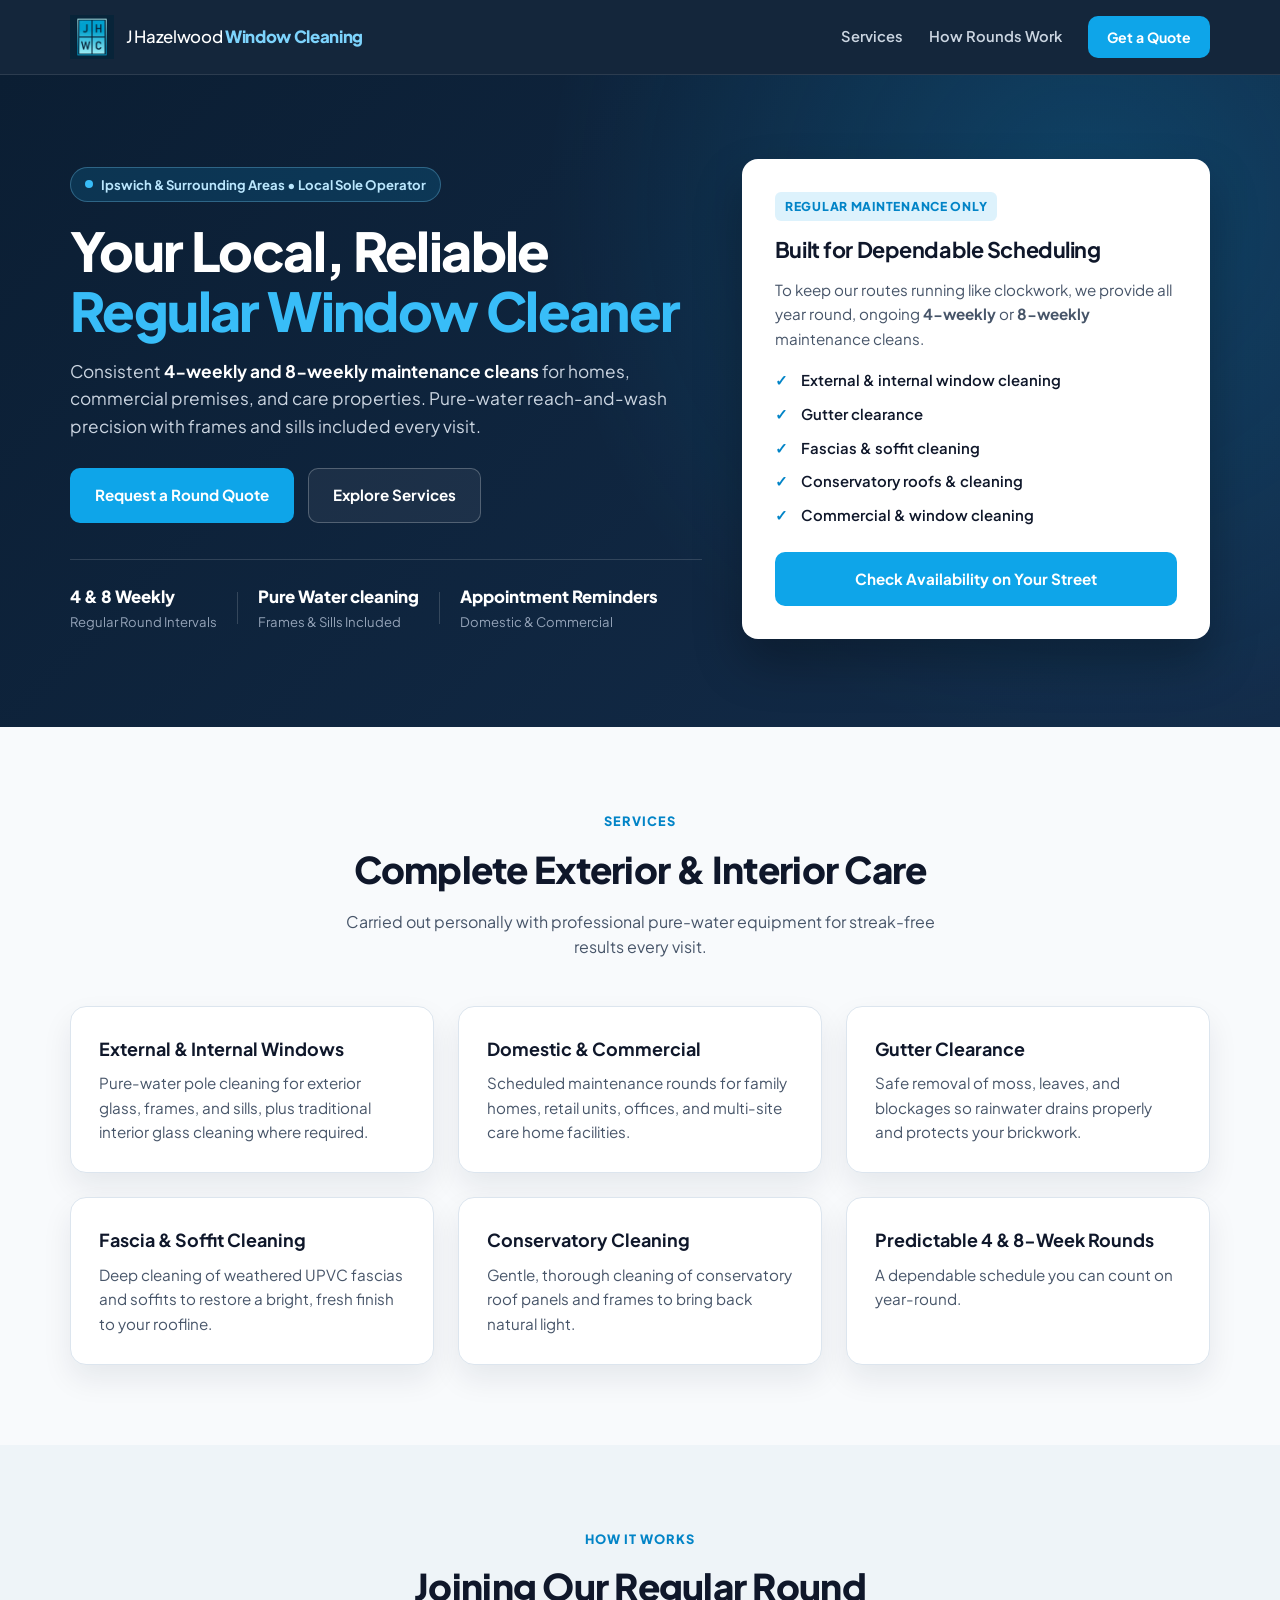
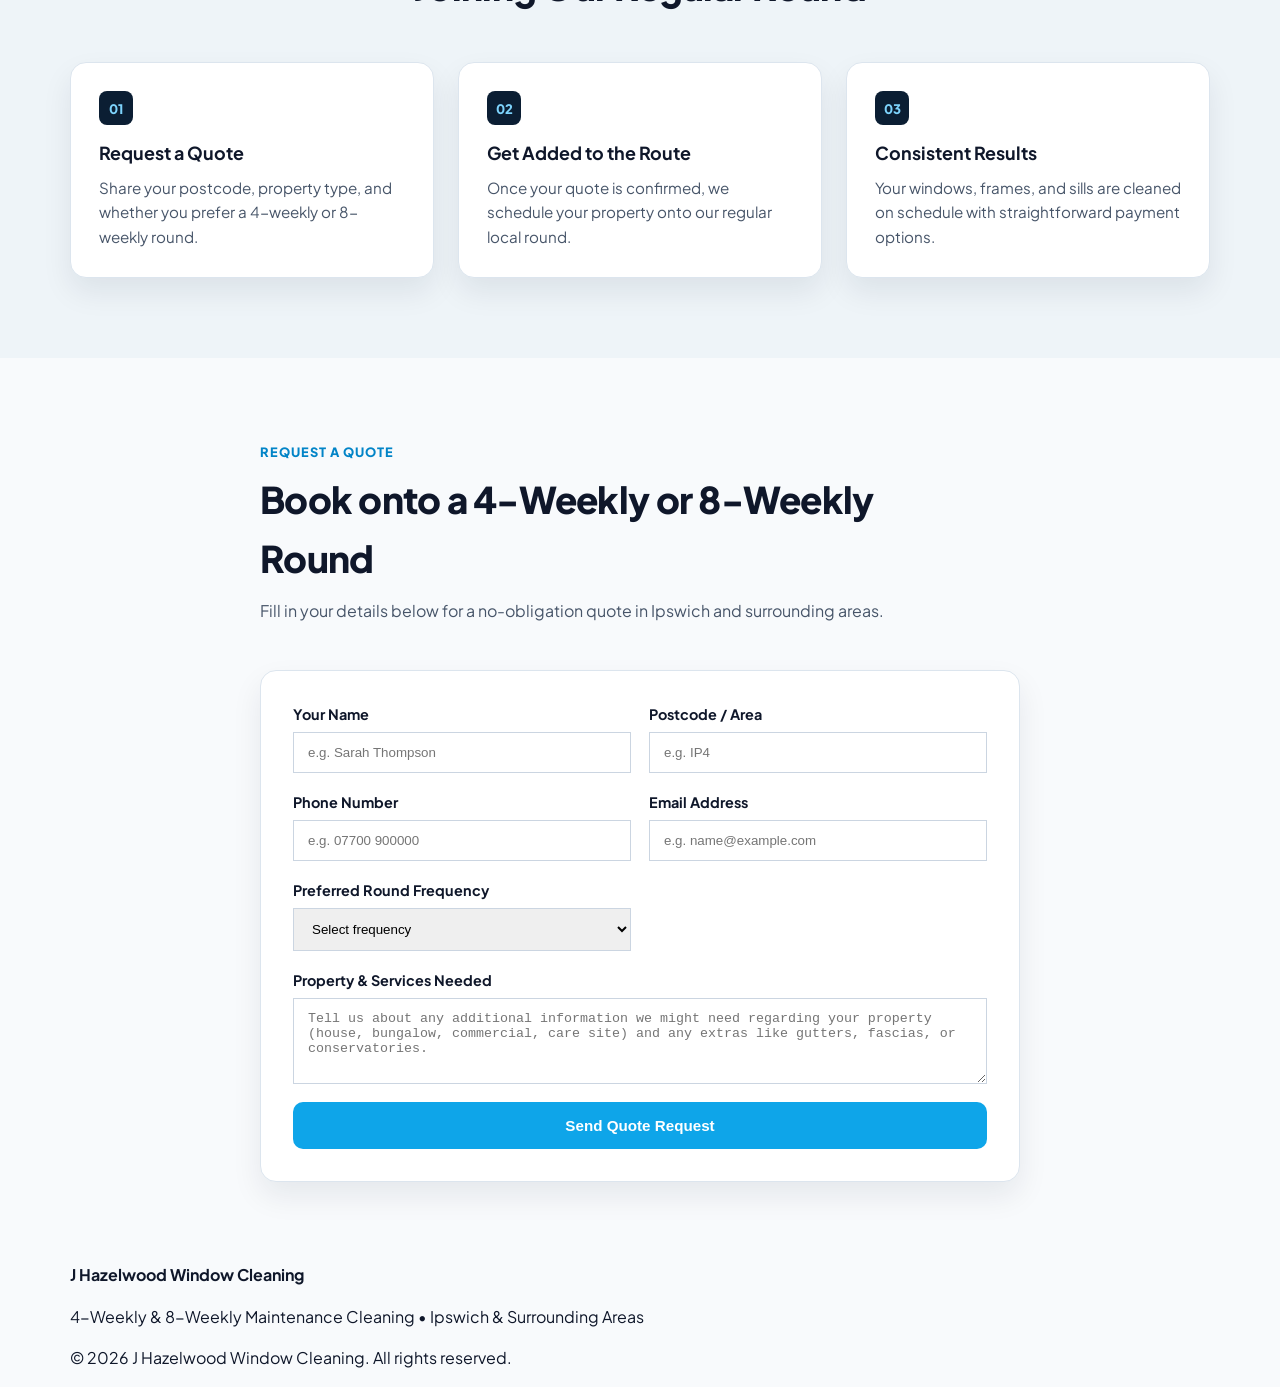
<file: index.html>
<!DOCTYPE html>
<html lang="en-GB">
<head>
  <meta charset="UTF-8" />
  <meta name="viewport" content="width=device-width, initial-scale=1.0" />
  <title>J Hazelwood Window Cleaning | Regular 4 &amp; 8-Weekly Rounds in Ipswich</title>
  <meta name="description" content="Dependable 4-weekly and 8-weekly window cleaning, gutter clearance, fascia & soffit, and conservatory cleaning across Ipswich and surrounding areas." />
  <link rel="preconnect" href="https://fonts.googleapis.com" />
  <link rel="preconnect" href="https://fonts.gstatic.com" crossorigin />
  <link href="https://fonts.googleapis.com/css2?family=Plus+Jakarta+Sans:wght@400;500;600;700;800&display=swap" rel="stylesheet" />
  <link rel="stylesheet" href="style.css" />
</head>
<body>
  <header class="site-header">
    <div class="container header-inner">
      <a href="#top" class="brand">
        <img src="favicon.png" alt="J Hazelwood Window Cleaning logo" class="brand-logo" />
        <span>J Hazelwood <strong>Window Cleaning</strong></span>
      </a>
      <nav class="nav-links" aria-label="Primary navigation">
        <a href="#services">Services</a>
        <a href="#how-it-works">How Rounds Work</a>
        <a href="#quote" class="btn btn-primary btn-sm">Get a Quote</a>
      </nav>
    </div>
  </header>

  <main id="top">
    <section class="hero">
      <div class="container hero-grid">
        <div class="hero-copy">
          <div class="eyebrow-pill">
            <span class="dot"></span>
            Ipswich &amp; Surrounding Areas • Local Sole Operator
          </div>
          <h1>Your Local, Reliable <span class="text-accent">Regular Window Cleaner</span></h1>
          <p class="hero-text">
            Consistent <strong>4-weekly and 8-weekly maintenance cleans</strong> for homes, commercial premises, and care properties. Pure-water reach-and-wash precision with frames and sills included every visit.
          </p>
          <div class="hero-actions">
            <a href="#quote" class="btn btn-primary">Request a Round Quote</a>
            <a href="#services" class="btn btn-outline-light">Explore Services</a>
          </div>
          <div class="trust-bar">
            <div class="trust-item">
              <strong>4 &amp; 8 Weekly</strong>
              <span>Regular Round Intervals</span>
            </div>
            <div class="trust-divider"></div>
            <div class="trust-item">
              <strong>Pure Water cleaning</strong>
              <span>Frames &amp; Sills Included</span>
            </div>
            <div class="trust-divider"></div>
            <div class="trust-item">
              <strong>Appointment Reminders</strong>
              <span>Domestic &amp; Commercial</span>
            </div>
          </div>
        </div>

        <aside class="hero-card">
          <div class="card-tag">Regular Maintenance Only</div>
          <h2>Built for Dependable Scheduling</h2>
          <p>
            To keep our routes running like clockwork, we provide all year round, ongoing <strong>4-weekly</strong> or <strong>8-weekly</strong> maintenance cleans.
          </p>
          <ul class="checklist">
            <li>External &amp; internal window cleaning</li>
            <li>Gutter clearance</li>
            <li>Fascias &amp; soffit cleaning</li>
            <li>Conservatory roofs &amp; cleaning</li>
            <li>Commercial &amp; window cleaning</li>
          </ul>
          <a href="#quote" class="btn btn-primary btn-full">Check Availability on Your Street</a>
        </aside>
      </div>
    </section>

    <section id="services" class="section">
      <div class="container">
        <div class="section-heading">
          <span class="eyebrow">Services</span>
          <h2>Complete Exterior &amp; Interior Care</h2>
          <p>Carried out personally with professional pure-water equipment for streak-free results every visit.</p>
        </div>

        <div class="cards-grid">
          <article class="card">
            <h3>External &amp; Internal Windows</h3>
            <p>Pure-water pole cleaning for exterior glass, frames, and sills, plus traditional interior glass cleaning where required.</p>
          </article>
          <article class="card">
            <h3>Domestic &amp; Commercial</h3>
            <p>Scheduled maintenance rounds for family homes, retail units, offices, and multi-site care home facilities.</p>
          </article>
          <article class="card">
            <h3>Gutter Clearance</h3>
            <p>Safe removal of moss, leaves, and blockages so rainwater drains properly and protects your brickwork.</p>
          </article>
          <article class="card">
            <h3>Fascia &amp; Soffit Cleaning</h3>
            <p>Deep cleaning of weathered UPVC fascias and soffits to restore a bright, fresh finish to your roofline.</p>
          </article>
          <article class="card">
            <h3>Conservatory Cleaning</h3>
            <p>Gentle, thorough cleaning of conservatory roof panels and frames to bring back natural light.</p>
          </article>
          <article class="card">
            <h3>Predictable 4 &amp; 8-Week Rounds</h3>
            <p>A dependable schedule you can count on year-round.</p>
          </article>
        </div>
      </div>
    </section>

    <section id="how-it-works" class="section section-alt">
      <div class="container">
        <div class="section-heading">
          <span class="eyebrow">How It Works</span>
          <h2>Joining Our Regular Round</h2>
        </div>

        <div class="steps-grid">
          <div class="step-box">
            <span class="step-num">01</span>
            <h3>Request a Quote</h3>
            <p>Share your postcode, property type, and whether you prefer a 4-weekly or 8-weekly round.</p>
          </div>
          <div class="step-box">
            <span class="step-num">02</span>
            <h3>Get Added to the Route</h3>
            <p>Once your quote is confirmed, we schedule your property onto our regular local round.</p>
          </div>
          <div class="step-box">
            <span class="step-num">03</span>
            <h3>Consistent Results</h3>
            <p>Your windows, frames, and sills are cleaned on schedule with straightforward payment options.</p>
          </div>
        </div>
      </div>
    </section>

    <section id="quote" class="section">
      <div class="container quote-wrap">
        <div class="section-heading left-align">
          <span class="eyebrow">Request a Quote</span>
          <h2>Book onto a 4-Weekly or 8-Weekly Round</h2>
          <p>Fill in your details below for a no-obligation quote in Ipswich and surrounding areas.</p>
        </div>

        <form class="quote-form" action="https://formspree.io/f/mljbwqvz" method="POST">
          <div class="form-row">
            <label>
              Your Name
              <input type="text" name="name" placeholder="e.g. Sarah Thompson" required />
            </label>
            <label>
              Postcode / Area
              <input type="text" name="postcode" placeholder="e.g. IP4" required />
            </label>
          </div>

          <div class="form-row">
            <label>
              Phone Number
              <input type="tel" name="phone" placeholder="e.g. 07700 900000" />
            </label>
            <label>
              Email Address
              <input type="email" name="email" placeholder="e.g. name@example.com" />
            </label>
          </div>

          <div class="form-row">
            <label>
              Preferred Round Frequency
              <select name="frequency" required>
                <option value="">Select frequency</option>
                <option value="4-Weekly">4-Weekly Maintenance Clean</option>
                <option value="8-Weekly">8-Weekly Maintenance Clean</option>
                <option value="Other (Regular / Multi-Site)">Other (Regular / Multi-Site Enquiry)</option>
              </select>
            </label>
            <div></div>
          </div>

          <label>
            Property &amp; Services Needed
            <textarea name="details" rows="4" placeholder="Tell us about any additional information we might need regarding your property (house, bungalow, commercial, care site) and any extras like gutters, fascias, or conservatories."></textarea>
          </label>

          <button type="submit" class="btn btn-primary">Send Quote Request</button>
        </form>
      </div>
    </section>
  </main>

  <footer class="site-footer">
    <div class="container footer-inner">
      <div>
        <strong>J Hazelwood Window Cleaning</strong>
        <p>4-Weekly &amp; 8-Weekly Maintenance Cleaning • Ipswich &amp; Surrounding Areas</p>
      </div>
      <p class="footer-note">&copy; 2026 J Hazelwood Window Cleaning. All rights reserved.</p>
    </div>
  </footer>
</body>
</html>
</file>
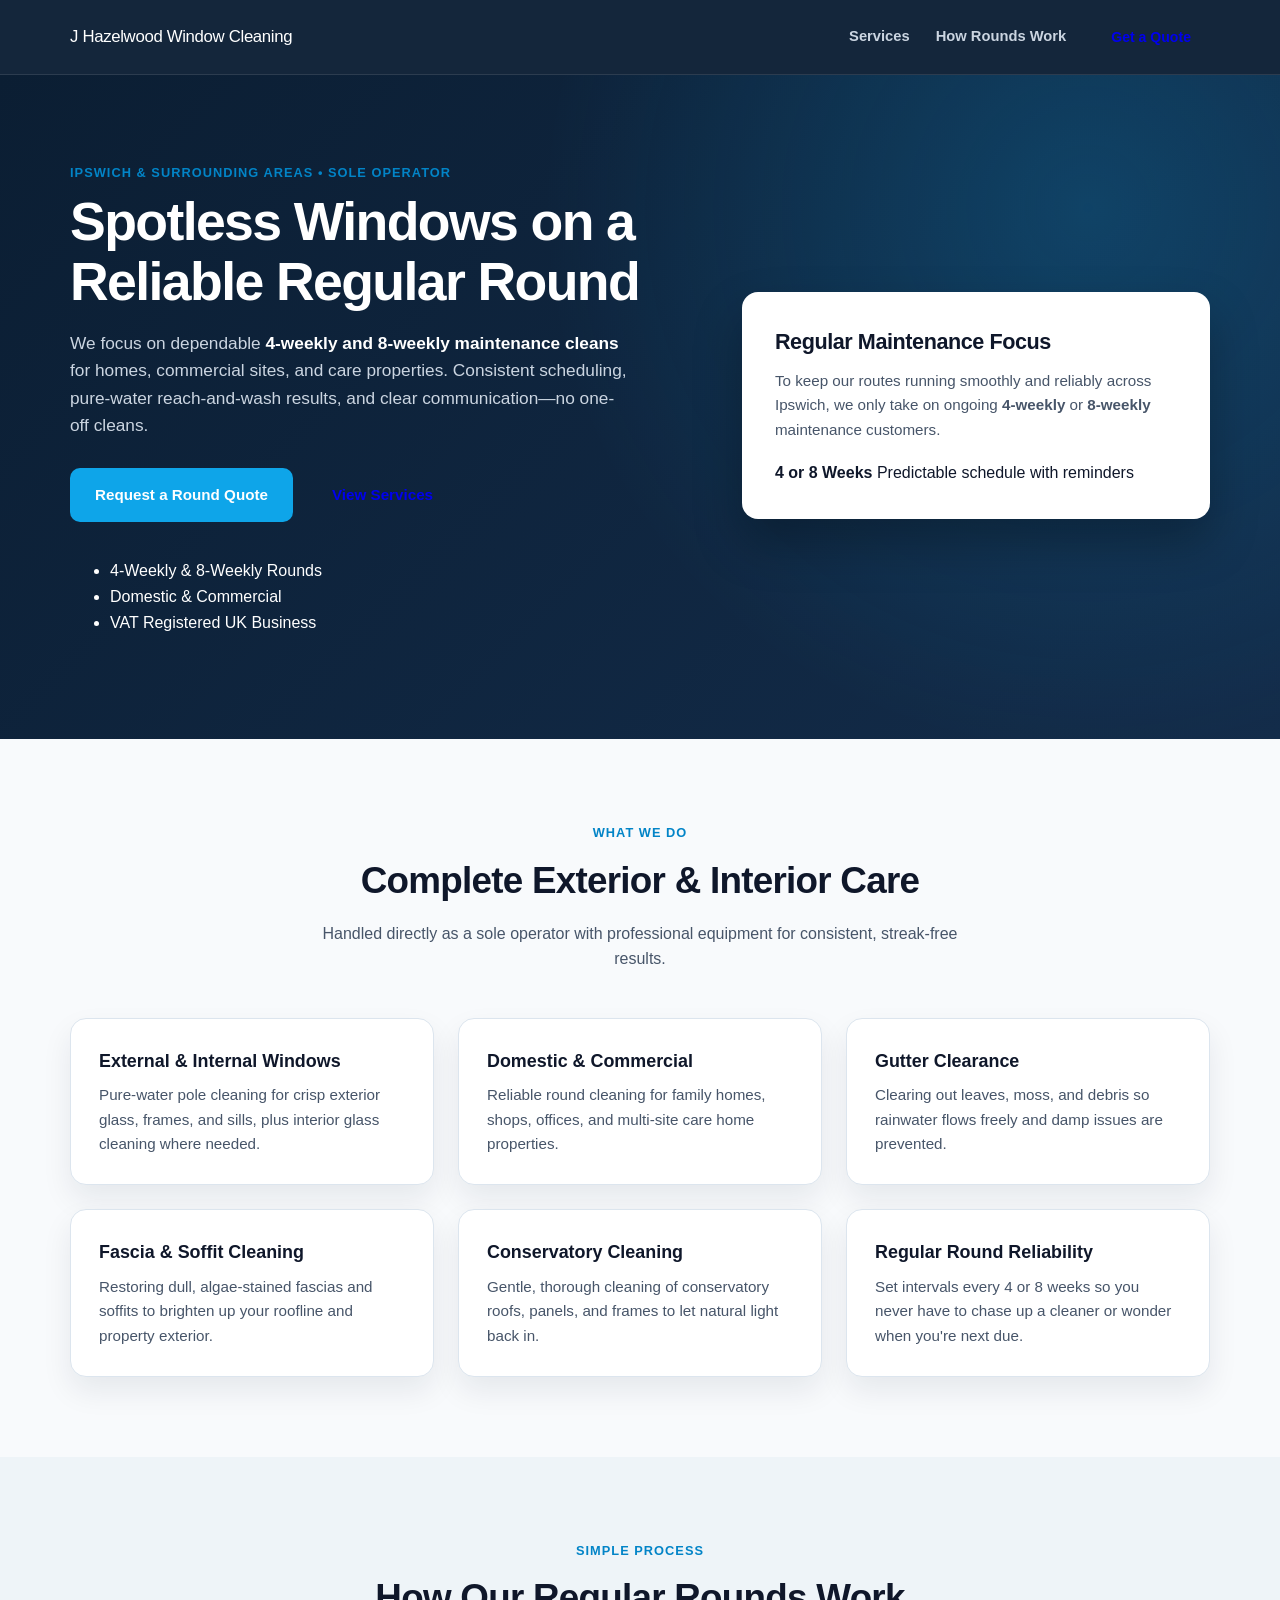
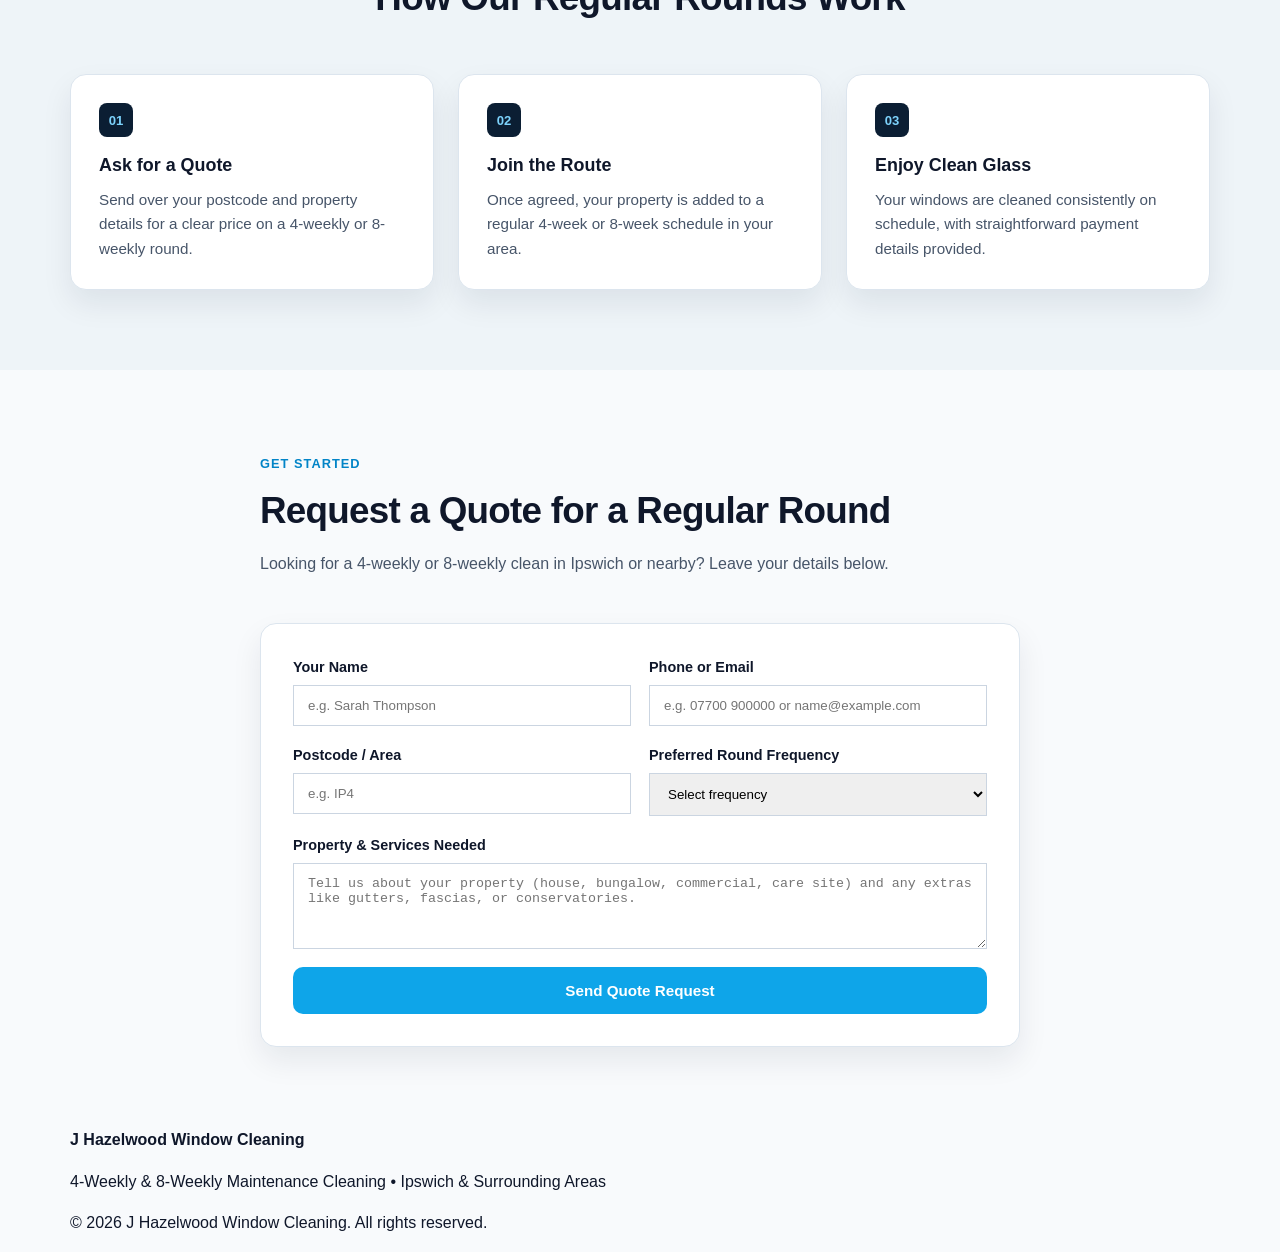
<file: index (1).html>
<!DOCTYPE html>
<html lang="en-GB">
<head>
  <meta charset="UTF-8" />
  <meta name="viewport" content="width=device-width, initial-scale=1.0" />
  <title>J Hazelwood Window Cleaning | Regular Round Cleaning in Ipswich</title>
  <meta name="description" content="Reliable 4-weekly and 8-weekly window cleaning, gutter clearance, fascia & soffit, and conservatory cleaning in Ipswich and surrounding areas." />
  <link rel="preconnect" href="https://fonts.googleapis.com" />
  <link rel="preconnect" href="https://fonts.gstatic.com" crossorigin />
  <link href="https://fonts.googleapis.com/css2?family=Inter:wght@400;500;600;700;800&display=swap" rel="stylesheet" />
  <link rel="stylesheet" href="style.css" />
</head>
<body>
  <header class="site-header">
    <div class="container header-inner">
      <a href="#top" class="brand">J Hazelwood Window Cleaning</a>
      <nav class="nav-links" aria-label="Primary navigation">
        <a href="#services">Services</a>
        <a href="#how-it-works">How Rounds Work</a>
        <a href="#quote" class="btn btn-sm">Get a Quote</a>
      </nav>
    </div>
  </header>

  <main id="top">
    <section class="hero">
      <div class="container hero-grid">
        <div class="hero-copy">
          <span class="eyebrow">Ipswich &amp; Surrounding Areas • Sole Operator</span>
          <h1>Spotless Windows on a Reliable Regular Round</h1>
          <p class="hero-text">
            We focus on dependable <strong>4-weekly and 8-weekly maintenance cleans</strong> for homes, commercial sites, and care properties. Consistent scheduling, pure-water reach-and-wash results, and clear communication—no one-off cleans.
          </p>
          <div class="hero-actions">
            <a href="#quote" class="btn btn-primary">Request a Round Quote</a>
            <a href="#services" class="btn btn-secondary">View Services</a>
          </div>
          <ul class="hero-highlights">
            <li>4-Weekly &amp; 8-Weekly Rounds</li>
            <li>Domestic &amp; Commercial</li>
            <li>VAT Registered UK Business</li>
          </ul>
        </div>
        <div class="hero-card">
          <h2>Regular Maintenance Focus</h2>
          <p>
            To keep our routes running smoothly and reliably across Ipswich, we only take on ongoing <strong>4-weekly</strong> or <strong>8-weekly</strong> maintenance customers.
          </p>
          <div class="hero-stat">
            <strong>4 or 8 Weeks</strong>
            <span>Predictable schedule with reminders</span>
          </div>
        </div>
      </div>
    </section>

    <section id="services" class="section">
      <div class="container">
        <div class="section-heading">
          <span class="eyebrow">What We Do</span>
          <h2>Complete Exterior &amp; Interior Care</h2>
          <p>Handled directly as a sole operator with professional equipment for consistent, streak-free results.</p>
        </div>

        <div class="cards-grid">
          <article class="card">
            <h3>External &amp; Internal Windows</h3>
            <p>Pure-water pole cleaning for crisp exterior glass, frames, and sills, plus interior glass cleaning where needed.</p>
          </article>
          <article class="card">
            <h3>Domestic &amp; Commercial</h3>
            <p>Reliable round cleaning for family homes, shops, offices, and multi-site care home properties.</p>
          </article>
          <article class="card">
            <h3>Gutter Clearance</h3>
            <p>Clearing out leaves, moss, and debris so rainwater flows freely and damp issues are prevented.</p>
          </article>
          <article class="card">
            <h3>Fascia &amp; Soffit Cleaning</h3>
            <p>Restoring dull, algae-stained fascias and soffits to brighten up your roofline and property exterior.</p>
          </article>
          <article class="card">
            <h3>Conservatory Cleaning</h3>
            <p>Gentle, thorough cleaning of conservatory roofs, panels, and frames to let natural light back in.</p>
          </article>
          <article class="card">
            <h3>Regular Round Reliability</h3>
            <p>Set intervals every 4 or 8 weeks so you never have to chase up a cleaner or wonder when you're next due.</p>
          </article>
        </div>
      </div>
    </section>

    <section id="how-it-works" class="section section-alt">
      <div class="container">
        <div class="section-heading">
          <span class="eyebrow">Simple Process</span>
          <h2>How Our Regular Rounds Work</h2>
        </div>

        <div class="steps-grid">
          <div class="step-box">
            <span class="step-num">01</span>
            <h3>Ask for a Quote</h3>
            <p>Send over your postcode and property details for a clear price on a 4-weekly or 8-weekly round.</p>
          </div>
          <div class="step-box">
            <span class="step-num">02</span>
            <h3>Join the Route</h3>
            <p>Once agreed, your property is added to a regular 4-week or 8-week schedule in your area.</p>
          </div>
          <div class="step-box">
            <span class="step-num">03</span>
            <h3>Enjoy Clean Glass</h3>
            <p>Your windows are cleaned consistently on schedule, with straightforward payment details provided.</p>
          </div>
        </div>
      </div>
    </section>

    <section id="quote" class="section">
      <div class="container quote-wrap">
        <div class="section-heading left-align">
          <span class="eyebrow">Get Started</span>
          <h2>Request a Quote for a Regular Round</h2>
          <p>Looking for a 4-weekly or 8-weekly clean in Ipswich or nearby? Leave your details below.</p>
        </div>

        <!-- Replace YOUR_FORM_ENDPOINT with a free form service URL (such as Formspree or Web3Forms) when ready -->
        <form class="quote-form" action="https://formspree.io/f/YOUR_FORM_ENDPOINT" method="POST">
          <div class="form-row">
            <label>
              Your Name
              <input type="text" name="name" placeholder="e.g. Sarah Thompson" required />
            </label>
            <label>
              Phone or Email
              <input type="text" name="contact" placeholder="e.g. 07700 900000 or name@example.com" required />
            </label>
          </div>

          <div class="form-row">
            <label>
              Postcode / Area
              <input type="text" name="postcode" placeholder="e.g. IP4" required />
            </label>
            <label>
              Preferred Round Frequency
              <select name="frequency" required>
                <option value="">Select frequency</option>
                <option value="4-Weekly">4-Weekly Maintenance Clean</option>
                <option value="8-Weekly">8-Weekly Maintenance Clean</option>
              </select>
            </label>
          </div>

          <label>
            Property &amp; Services Needed
            <textarea name="details" rows="4" placeholder="Tell us about your property (house, bungalow, commercial, care site) and any extras like gutters, fascias, or conservatories."></textarea>
          </label>

          <button type="submit" class="btn btn-primary">Send Quote Request</button>
        </form>
      </div>
    </section>
  </main>

  <footer class="site-footer">
    <div class="container footer-inner">
      <div>
        <strong>J Hazelwood Window Cleaning</strong>
        <p>4-Weekly &amp; 8-Weekly Maintenance Cleaning • Ipswich &amp; Surrounding Areas</p>
      </div>
      <p class="footer-note">&copy; <span id="year">2026</span> J Hazelwood Window Cleaning. All rights reserved.</p>
    </div>
  </footer>
</body>
</html>
</file>
<file: style.css>
:root {
  --navy: #0b1e33;
  --navy-light: #132c4a;
  --cyan: #0ea5e9;
  --cyan-hover: #0284c7;
  --cyan-soft: rgba(14, 165, 233, 0.14);
  --bg: #f8fafc;
  --surface: #ffffff;
  --surface-alt: #eef4f8;
  --text: #0f172a;
  --muted: #475569;
  --border: #dce5ee;
  --radius: 16px;
  --shadow: 0 14px 30px rgba(11, 30, 51, 0.08);
}

*,
*::before,
*::after {
  box-sizing: border-box;
}

html {
  scroll-behavior: smooth;
}

body {
  margin: 0;
  font-family: "Plus Jakarta Sans", -apple-system, BlinkMacSystemFont, "Segoe UI", sans-serif;
  background-color: var(--bg);
  color: var(--text);
  line-height: 1.6;
}

.container {
  width: min(1140px, 92%);
  margin: 0 auto;
}

/* Header */
.site-header {
  position: sticky;
  top: 0;
  z-index: 20;
  background: rgba(11, 30, 51, 0.96);
  backdrop-filter: blur(10px);
  border-bottom: 1px solid rgba(255, 255, 255, 0.1);
}

.header-inner {
  display: flex;
  align-items: center;
  justify-content: space-between;
  min-height: 74px;
  gap: 16px;
}
.brand-logo {
  display: block;
  height: 44px;
  width: auto;
  max-width: 190px;
  object-fit: contain;
}
.brand {
  display: inline-flex;
  align-items: center;
  gap: 12px;
  color: #ffffff;
  text-decoration: none;
  font-size: 1.05rem;
  font-weight: 500;
  letter-spacing: -0.02em;
}

.brand strong {
  font-weight: 800;
  color: #7dd3fc;
}

.brand-badge {
  display: inline-flex;
  align-items: center;
  justify-content: center;
  width: 36px;
  height: 36px;
  border-radius: 10px;
  background: linear-gradient(135deg, var(--cyan), #38bdf8);
  color: var(--navy);
  font-weight: 800;
  font-size: 0.9rem;
}

.nav-links {
  display: flex;
  align-items: center;
  gap: 26px;
}

.nav-links a:not(.btn) {
  text-decoration: none;
  color: #cbd5e1;
  font-weight: 600;
  font-size: 0.92rem;
  transition: color 0.15s ease;
}

.nav-links a:not(.btn):hover {
  color: #ffffff;
}

/* Buttons */
.btn {
  display: inline-flex;
  align-items: center;
  justify-content: center;
  padding: 14px 24px;
  border-radius: 10px;
  font-weight: 700;
  font-size: 0.95rem;
  text-decoration: none;
  border: 1px solid transparent;
  cursor: pointer;
  transition: transform 0.15s ease, background-color 0.15s ease, border-color 0.15s ease;
}

.btn:hover {
  transform: translateY(-1px);
}

.btn-sm {
  padding: 9px 18px;
  font-size: 0.88rem;
}

.btn-full {
  width: 100%;
}

.btn-primary {
  background-color: var(--cyan);
  color: #ffffff;
}

.btn-primary:hover {
  background-color: var(--cyan-hover);
}

.btn-outline-light {
  background-color: rgba(255, 255, 255, 0.06);
  color: #ffffff;
  border-color: rgba(255, 255, 255, 0.24);
}

.btn-outline-light:hover {
  background-color: rgba(255, 255, 255, 0.12);
  border-color: rgba(255, 255, 255, 0.45);
}

/* Tailored Hero */
.hero {
  background: radial-gradient(circle at 85% 20%, rgba(14, 165, 233, 0.22), transparent 45%),
              linear-gradient(135deg, var(--navy) 0%, var(--navy-light) 100%);
  color: #ffffff;
  padding: 84px 0 88px;
}

.hero-grid {
  display: grid;
  grid-template-columns: 1.35fr 1fr;
  gap: 40px;
  align-items: center;
}

.eyebrow-pill {
  display: inline-flex;
  align-items: center;
  gap: 8px;
  padding: 6px 14px;
  border-radius: 999px;
  background: rgba(14, 165, 233, 0.16);
  border: 1px solid rgba(125, 211, 252, 0.3);
  color: #bae6fd;
  font-size: 0.82rem;
  font-weight: 700;
  margin-bottom: 18px;
}

.eyebrow-pill .dot {
  width: 8px;
  height: 8px;
  border-radius: 50%;
  background: #38bdf8;
}

h1 {
  margin: 0 0 18px;
  font-size: clamp(2.2rem, 4.2vw, 3.35rem);
  font-weight: 800;
  line-height: 1.12;
  letter-spacing: -0.03em;
}

.text-accent {
  color: #38bdf8;
}

.hero-text {
  margin: 0 0 28px;
  font-size: 1.08rem;
  color: #cbd5e1;
  max-width: 58ch;
}

.hero-text strong {
  color: #ffffff;
}

.hero-actions {
  display: flex;
  flex-wrap: wrap;
  gap: 14px;
  margin-bottom: 36px;
}

.trust-bar {
  display: flex;
  flex-wrap: wrap;
  align-items: center;
  gap: 20px;
  padding-top: 24px;
  border-top: 1px solid rgba(255, 255, 255, 0.14);
}

.trust-item {
  display: flex;
  flex-direction: column;
}

.trust-item strong {
  font-size: 1.05rem;
  font-weight: 800;
  color: #ffffff;
}

.trust-item span {
  font-size: 0.82rem;
  color: #94a3b8;
}

.trust-divider {
  width: 1px;
  height: 32px;
  background: rgba(255, 255, 255, 0.16);
}

/* Hero Focus Card */
.hero-card {
  background: var(--surface);
  color: var(--text);
  border-radius: var(--radius);
  padding: 32px;
  box-shadow: 0 24px 48px rgba(0, 0, 0, 0.28);
  border: 1px solid rgba(255, 255, 255, 0.15);
}

.card-tag {
  display: inline-block;
  font-size: 0.76rem;
  font-weight: 800;
  text-transform: uppercase;
  letter-spacing: 0.06em;
  color: var(--cyan-hover);
  background: var(--cyan-soft);
  padding: 5px 10px;
  border-radius: 6px;
  margin-bottom: 12px;
}

.hero-card h2 {
  margin: 0 0 10px;
  font-size: 1.35rem;
  letter-spacing: -0.02em;
}

.hero-card p {
  margin: 0 0 18px;
  font-size: 0.95rem;
  color: var(--muted);
}

.checklist {
  list-style: none;
  padding: 0;
  margin: 0 0 24px;
  display: grid;
  gap: 10px;
}

.checklist li {
  position: relative;
  padding-left: 26px;
  font-size: 0.93rem;
  font-weight: 600;
  color: var(--text);
}

.checklist li::before {
  content: "✓";
  position: absolute;
  left: 0;
  top: 0;
  color: var(--cyan-hover);
  font-weight: 800;
}

/* Content Sections */
.section {
  padding: 80px 0;
}

.section-alt {
  background-color: var(--surface-alt);
}

.eyebrow {
  display: inline-block;
  font-size: 0.8rem;
  font-weight: 800;
  text-transform: uppercase;
  letter-spacing: 0.08em;
  color: var(--cyan-hover);
  margin-bottom: 8px;
}

.section-heading {
  text-align: center;
  max-width: 640px;
  margin: 0 auto 46px;
}

.section-heading.left-align {
  text-align: left;
  margin-left: 0;
}

.section-heading h2 {
  margin: 0 0 10px;
  font-size: clamp(1.7rem, 3vw, 2.3rem);
  font-weight: 800;
  letter-spacing: -0.02em;
}

.section-heading p {
  margin: 0;
  color: var(--muted);
}

.cards-grid,
.steps-grid {
  display: grid;
  grid-template-columns: repeat(3, minmax(0, 1fr));
  gap: 24px;
}

.card,
.step-box {
  background: var(--surface);
  border: 1px solid var(--border);
  border-radius: var(--radius);
  padding: 28px;
  box-shadow: var(--shadow);
  transition: transform 0.18s ease, border-color 0.18s ease;
}

.card:hover {
  transform: translateY(-3px);
  border-color: #bae6fd;
}

.card h3,
.step-box h3 {
  margin: 0 0 8px;
  font-size: 1.12rem;
  font-weight: 700;
}

.card p,
.step-box p {
  margin: 0;
  color: var(--muted);
  font-size: 0.95rem;
}

.step-num {
  display: inline-flex;
  align-items: center;
  justify-content: center;
  width: 34px;
  height: 34px;
  border-radius: 8px;
  background: var(--navy);
  color: #7dd3fc;
  font-weight: 800;
  font-size: 0.82rem;
  margin-bottom: 14px;
}

/* Quote Form */
.quote-wrap {
  max-width: 760px;
}

.quote-form {
  background: var(--surface);
  border: 1px solid var(--border);
  border-radius: var(--radius);
  padding: 32px;
  box-shadow: var(--shadow);
  display: grid;
  gap: 18px;
}

.form-row {
  display: grid;
  grid-template-columns: repeat(2, minmax(0, 1fr));
  gap: 18px;
}

label {
  display: flex;
  flex-direction: column;
  gap: 6px;
  font-size: 0.9rem;
  font-weight: 700;
}

input,
select,
textarea {
  width: 100%;
  padding: 12px 14px;
  border: 1px solid #cbd5e1;
  border-radius: 9
</file>
